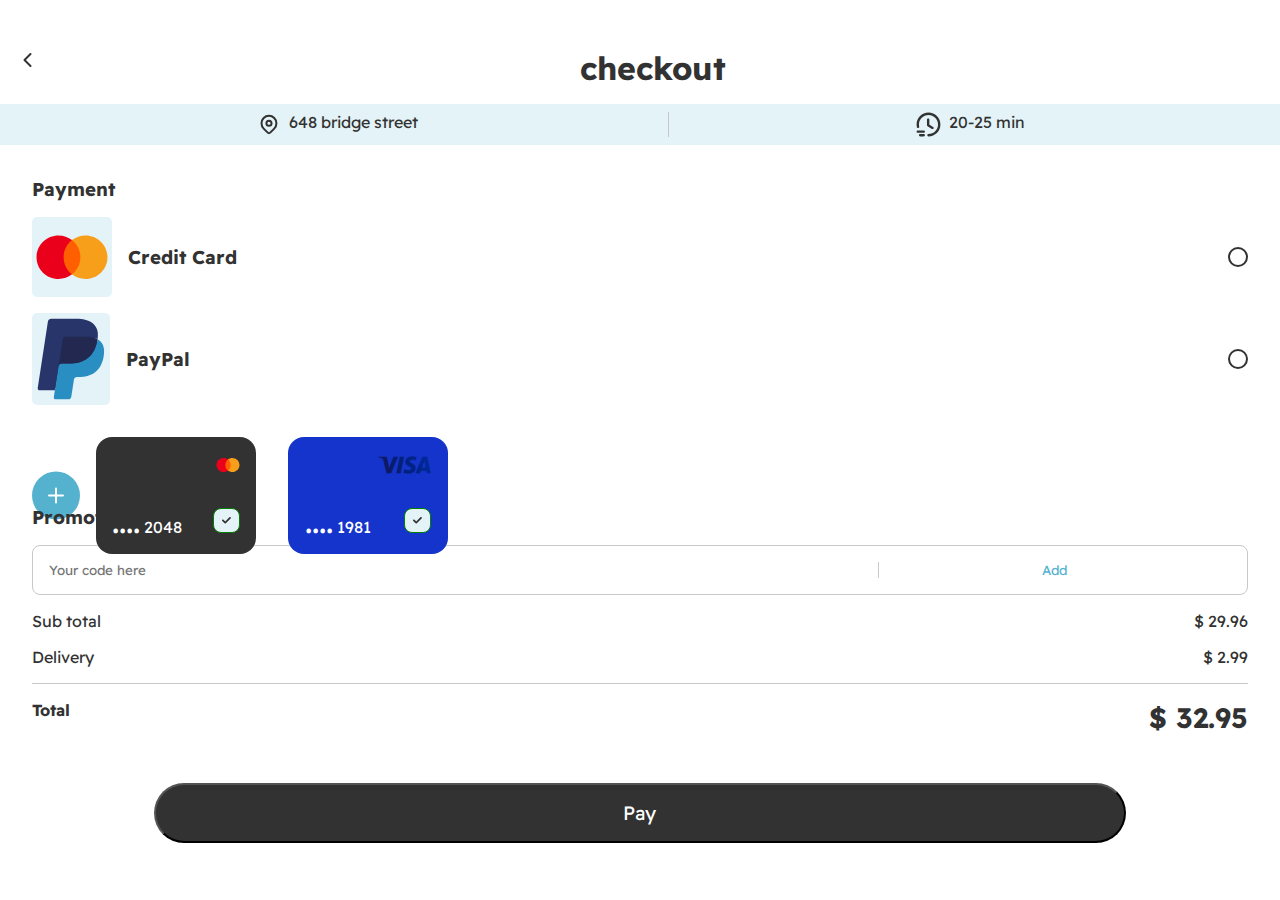
<file: checkout/checkout.html>
<!DOCTYPE html>
<html lang="en">
  <head>
    <meta charset="UTF-8" />
    <meta http-equiv="X-UA-Compatible" content="IE=edge" />
    <meta name="viewport" content="width=device-width, initial-scale=1.0" />
    <link rel="stylesheet" href="./checkout.css" />
    <link href="https://fonts.googleapis.com/css2?family=Montserrat&family=Readex+Pro:wght@300&display=swap" rel="stylesheet">
    <title>checkout page</title>
  </head>
  <body>
    <main>
      <section class="main">
        <section class="headSection">
          <div class="checkout">
            <div class="arrow-icon">
              <a href="../yourOrders/order.html"><img src="../Images/Chevron Left.svg" alt="left arrow"></a>
            </div>
            <div class="title">
              <h1>checkout</h1>
            </div>
          </div>
  
          <div class="location">
            <div class="street">
              <img src="../Images/Navigation.svg" alt="">
              <p>648 bridge street</p>
            </div>
  
            <div class="time">
              <img src="../Images/Time.svg" alt="time">
              <p>20-25 min</p>
            </div>
          </div>
  
          <div class="cardInformation">
            <form action="" method="post">
              <div class="cardNumber">
                <label for="cardNumber">cardNumber</label>
                <input type="text" name="cardNumber" placeholder="0000 00000 0000 000">
              </div>
             
              <div class="cardData">
                <div class="CVVcode">
                  <label for="CVVcode">CVV Code</label>
                  <input type="text" name="CVVcode" id="CVVcode" placeholder="000">
                </div>

                <div class="expiration">

                  <label for="expiration">Expiration</label>
                  <div class="expirationDate">
                    <input type="number" min="0" max="12" name="expiration" id="expiration" placeholder="MM">
                  <input type="number" min="0" max="12" name="expiration" id="expiration" placeholder="YY">
                  </div>
                  
  
                </div>

              </div>
             
              
              <div class="nameOnCard">
                <label for="nameOnCard">Name On Card</label>
                <input type="text" name="nameOnCard" id="nameOnCard" placeholder="Name">
              </div>
              <input type="submit" name="" id="" class="payBtn " value="pay">
            </form>
            
          </div>
        </section>
  
        <section class="cart">

          <div class="order">
            <div class="image">
              <img src="../Images/caffe-americano 1.svg" alt="">
            </div>
            <div class="details">
              <h4>Caffe Latte</h4>
              <p class="drinksType">Milk and espresso</p>
              <p class="size tall">TALL</p>
              <p class="price">$ 5.99</p>
            </div>

            <div class="quantity">
              <button class="sign"><img src="../Images/Plus.svg" alt="plus sign"></button>
              <div class="">2</div>
              <button class="sign minus"><img src="../Images/Minus.svg" alt="minus sign"></button>
            </div>


          </div>

          <div class="order">
            <div class="image">
              <img src="../Images/caffe-americano 1 (1).svg" alt="">
            </div>

            <div class="details">
              <h4>Original Americano</h4>
              <p class="drinksType">Classic blend</p>
              <p class="size short">SHORT</p>
              <p class="price">$ 4.99</p>
            </div>

            <div class="quantity">
              <button class="sign"><img src="../Images/Plus.svg" alt="plus sign"></button>
              <div class="">2</div>
              <button class="sign minus"><img src="../Images/Minus.svg" alt="minus sign"></button>
            </div>

          </div>

          <div class="order">
            <div class="image">
              <img src="../Images/caffe-americano 1 (2).svg" alt="">
            </div>

            <div class="details">
              <h4>Peppermint Mocha</h4>
              <p class="drinksType">Real chocolate and mint</p>
              <p class="size grande">GRANDE</p>
              <p class="price">$ 18.98</p>
            </div>

            <div class="quantity">
              <button class="sign"><img src="../Images/Plus.svg" alt="plus sign"></button>
              <div class="">2</div>
              <button class="sign minus"><img src="../Images/Minus.svg" alt="minus sign"></button>
            </div>

          </div>

          <div class="flex">
            <p>Sub total</p>
            <p>$ 29.96</p>
          </div>
  
          <div class="flex">
            <p>Delivery</p>
            <p>$ 2.99</p>
          </div>
  
          <div class="flex total">
            <p>Total</p>
            <p class="sumTotal">$ 32.95</p>
          </div>
        </section>
      </section>
     
      <section class="paymentSection">
        <form action="">
          <h3>Payment</h3>
      <div class="masterCard">
        <img src="../Images/Icons.svg" alt="mastercard">
        <h3>Credit Card</h3>
        <label for="masterCard" class="radio">
          <input type="radio" name="masterCard" id="masterCard" class="radio--input">
          <div class="radio--"></div>
        </label>
      </form>
      </div>

      <div class="payPal">
        <img src="../Images/PayPal.svg" alt="mastercard">
        <h3>PayPal</h3>
        <label for="payPal" class="radio">
          <input type="radio" name="payPal" id="payPal" class="radio--input">
          <div class="radio--"></div>
        </label>
    
      </div>
      <div class="cards">
        <img src="../Images/Add Card.svg" alt="add card">
        <div class="mCrad">
          <img class="masterImage" src="../Images/Icons.svg" alt="">

          <div class="masterInfo">
            
            <div class="chekBox">
              <p><span>....</span> 2048</p>
              <img src="../Images/Path.svg" alt="path">
            </div>
          </div>
        </div>

        <div class="vCard">
          <img class="masterImage" src="../Images/Logo.svg" alt="">
          <div class="visaInfo">
            
            <div class="chekBox">
              <p><span>....</span> 1981</p>
              <img src="../Images/Path.svg" alt="path">
            </div>
          </div>
        </div>
      </div>
        
      
      </section>

     
      <section class="promotion">
        <h3>Promotion Code</h3>
        <div class="code">
          <input type="text" placeholder="Your code here">
          <button class="codebtn">Add</button>
        </div>

        <div class="flex">
          <p>Sub total</p>
          <p>$ 29.96</p>
        </div>

        <div class="flex">
          <p>Delivery</p>
          <p>$ 2.99</p>
        </div>

        <div class="flex total">
          <p>Total</p>
          <p class="sumTotal">$ 32.95</p>
        </div>
        <button class="payBtn">Pay</button>
      </section>

      
    </main>
 


    </div>
  </body>
</html>
</file>
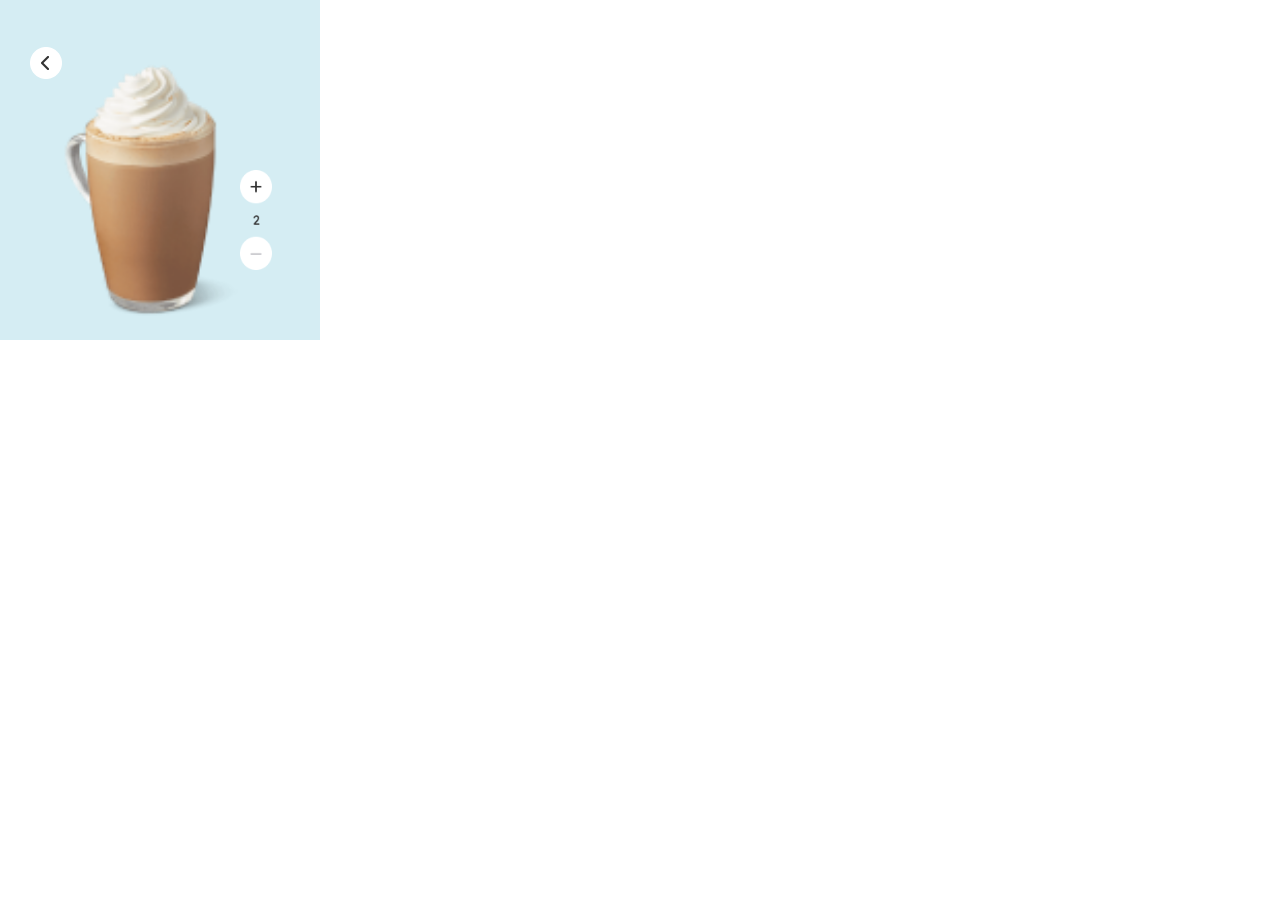
<file: productDetails/productDetails.html>
<!DOCTYPE html>
<html lang="en">
<head>
    <meta charset="UTF-8">
    <meta http-equiv="X-UA-Compatible" content="IE=edge">
    <meta name="viewport" content="width=device-width, initial-scale=1.0">
    <title>Product Detail</title>
    <link rel="stylesheet" href="productDetails.css">
</head>
<body>
    <section class="div1">
       <img src="img-product/caffe-americano 1300.png" alt="caffe-americano" class="backGround">
       <a href="#"><img src="img-product/Back Button.png" alt="Back Button" class="backButton"></a>
       <!-- <img src="img-product/Back Button.png" alt="Back Button" class="backButton"> -->
       <img src="img-product/Amount.png" alt="Amount.png" class="amount">
    
    </section>
</html>
</file>
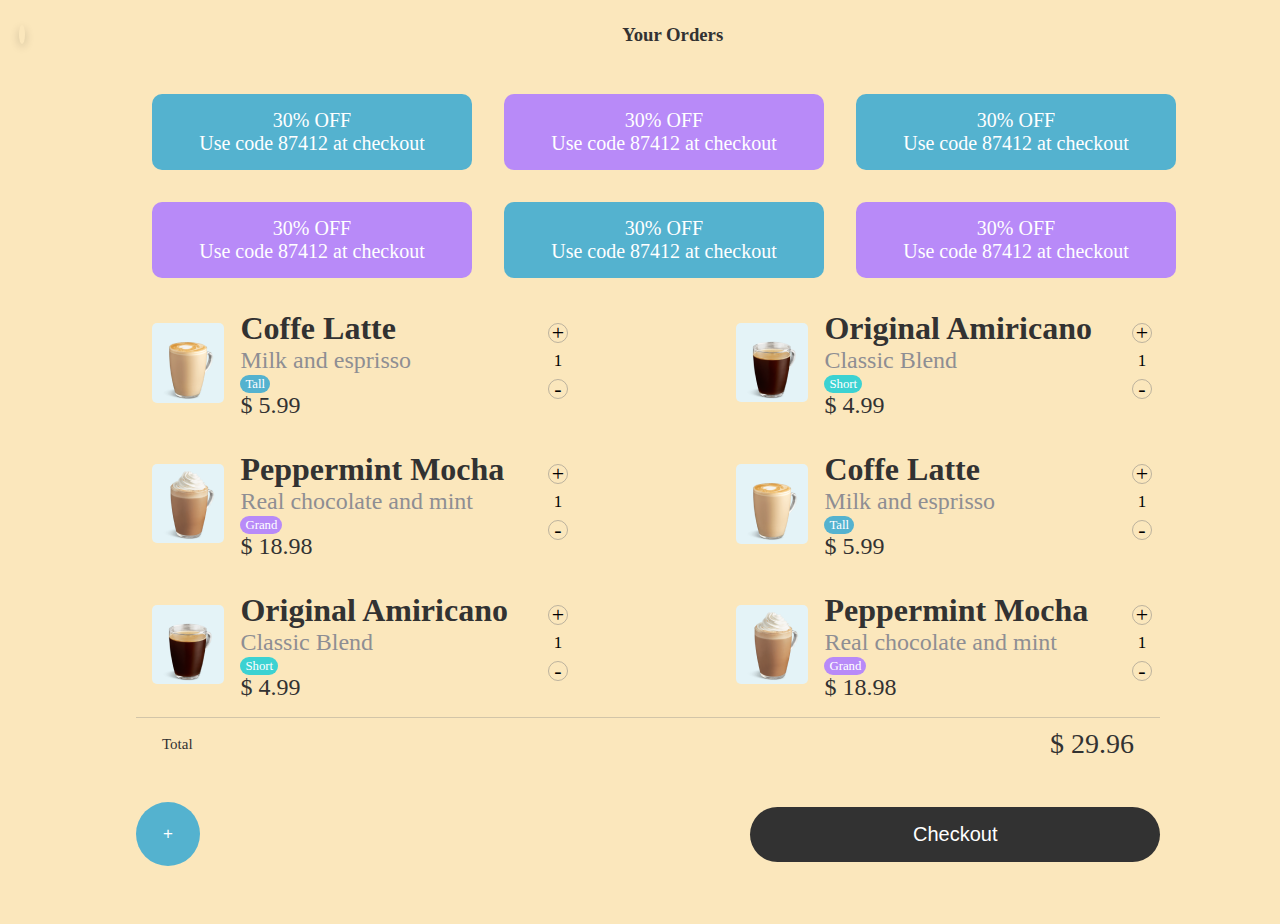
<file: yourOrders/order.html>
<!DOCTYPE html>
<html lang="en">
<head>
    <meta charset="UTF-8">
    <meta http-equiv="X-UA-Compatible" content="IE=edge">
    <meta name="viewport" content="width=device-width, initial-scale=1.0">
    <link rel="stylesheet" href="https://pro.fontawesome.com/releases/v5.10.0/css/all.css" integrity="sha384-AYmEC3Yw5cVb3ZcuHtOA93w35dYTsvhLPVnYs9eStHfGJvOvKxVfELGroGkvsg+p" crossorigin="anonymous"/>
    <link rel="stylesheet" href="order.css"/>
    <title>ordersPage</title>
</head>
<body>
    <header>
        <a href="../productDetails/productDetails.html"><i class="fas fa-chevron-left"></i></a>
        <h3>Your Orders</h3>

    </header>
    <section class="discounts">
        <div class="discount">
            <p>30% OFF</p>
            <p>Use code 87412 at checkout</p>
        </div>
        <div class="discount">
            <p>30% OFF</p>
            <p>Use code 87412 at checkout</p>
        </div>
        <div class="discount">
            <p>30% OFF</p>
            <p>Use code 87412 at checkout</p>
        </div>
        <div class="discount">
            <p>30% OFF</p>
            <p>Use code 87412 at checkout</p>
        </div>
        

        <div class="discount ponuss">
            <p>30% OFF</p>
            <p>Use code 87412 at checkout</p>
        </div>
        <div class="discount ponuss">
            <p>30% OFF</p>
            <p>Use code 87412 at checkout</p>
        </div>
        
    </section>
    <main>
        <section class="products">
            <div class="product">
                <div class="image">
                    <img src="../Images/coffe1.png" alt="coffe image"/>
                </div>
                <div class="discription">
                    <p>Coffe Latte</p>
                    <p>Milk and esprisso</p>
                    <small class="tall">Tall</small>
                    <h4>$ 5.99</h4>
                </div>
    
                <div class="counter">
                    <div>+</div>
                    <div>1</div>
                    <div>-</div>
                </div>
            </div>
            <div class="product">
                <div class="image">
                    <img src="../Images/coffe2.png" alt="coffe image"/>
                </div>
                <div class="discription">
                    <p>Original Amiricano</p>
                    <p>Classic Blend</p>
                    <small class="short">Short</small>
                    <h4>$ 4.99</h4>
                </div>
    
                <div class="counter">
                    <div>+</div>
                    <div>1</div>
                    <div>-</div>
                </div>
            </div>
            <div class="product">
                <div class="image">
                    <img src="../Images/coffe3.png" alt="coffe image"/>
                </div>
                <div class="discription">
                    <p>Peppermint Mocha</p>
                    <p>Real chocolate and mint</p>
                    <small class="grand">Grand</small>
                    <h4 class="grand">$ 18.98</h4>
                </div>
                <div class="counter">
                    <div>+</div>
                    <div>1</div>
                    <div>-</div>
                </div>
            </div>
            <div class="product">
                <div class="image">
                    <img src="../Images/coffe1.png" alt="coffe image"/>
                </div>
                <div class="discription">
                    <p>Coffe Latte</p>
                    <p>Milk and esprisso</p>
                    <small class="tall">Tall</small>
                    <h4>$ 5.99</h4>
                </div>
    
                <div class="counter">
                    <div>+</div>
                    <div>1</div>
                    <div>-</div>
                </div>
            </div>
            <div class="product ponus">
                <div class="image">
                    <img src="../Images/coffe2.png" alt="coffe image"/>
                </div>
                <div class="discription">
                    <p>Original Amiricano</p>
                    <p>Classic Blend</p>
                    <small class="short">Short</small>
                    <h4>$ 4.99</h4>
                </div>
    
                <div class="counter">
                    <div>+</div>
                    <div>1</div>
                    <div>-</div>
                </div>
            </div>
            <div class="product ponus">
                <div class="image">
                    <img src="../Images/coffe3.png" alt="coffe image"/>
                </div>
                <div class="discription">
                    <p>Peppermint Mocha</p>
                    <p>Real chocolate and mint</p>
                    <small class="grand">Grand</small>
                    <h4 class="grand">$ 18.98</h4>
                </div>
                <div class="counter">
                    <div>+</div>
                    <div>1</div>
                    <div>-</div>
                </div>
            </div>
            
        </section>
       </main>
       
        <section class="total">
            <small>Total</small>
            <p>$ 29.96</p>
        </section>
        <section class="checkout">
            <button class="plus">
                +
            </button>
            <button class="check">
                <a href="../checkout/checkout.html">Checkout</a>
            </button>
        </section>
    
</body>
</html>
</file>
<file: checkout/checkout.css>
* {
  padding: 0;
  margin: 0;
  box-sizing: border-box;
  font-family: 'Readex Pro', sans-serif;
  color: #323232;
}
.main {
display: flex;
}

.headSection {
  flex: 1;
}
.checkout {
text-align: center;
padding-top: 2rem;
display: flex;
margin: 1rem;
}

.arrow-icon img {
  cursor: pointer;
}
.checkout .title {
  flex-grow: 2;
  align-self: center;
}

.location {
  background-color: #E4F3F7;
  display: flex;
  justify-content: space-around;
  padding: 0.5rem;
}

.location .street,
.location .time {
  display: flex;
  flex-grow: 1;
  justify-content: center;
}

.location .time {
  border-left: 1px solid 
  #c7c7cc;
}

.location .street img,
.location .time img{
  padding-right: 0.5rem;
  cursor: pointer;
}





.cardInformation {
  display: none;
  width: 100%;
  height: 200px;
  background-color: red;
}



.cart {
  display: none;
  width: 100%;
  background-color: green;
  flex: 1;
}

.paymentSection {
  height: 200px;
  margin: 2rem;
}


.paymentSection .masterCard,
.paymentSection .payPal
{
  display: flex;
  margin: 1rem 0;
} 

.masterCard > *,
.payPal > *
{
align-self: center;
}

.paymentSection .masterCard h3,
.paymentSection .payPal h3 {
  flex-grow: 2;
  margin-left: 1rem;
}

.paymentSection .masterCard img,
.paymentSection .payPal img{
  flex-grow: 0.1;
  background-color: #E4F3F7;
  padding: 3px;
  border-radius: 5px;
 }

  
 .radio {
   display: inline-flex;
   
 }

 .radio--input {
   display: none;
 }

 .radio-- {
   width: 1.25rem;
   height: 1.25em;
   border: 2px solid #323232;
   border-radius: 50%;
   padding: 2px;
 }

 .radio--::after {
   content: '';
   width: 100%;
   height: 100%;
   display: block;
   background-color: #323232;
   border-radius: 50%;
   transform: scale(0);
 }

 .radio--input:checked + .radio--::after{
transform: scale(1);
 }

.cards {
  display: flex;
  overflow-x: scroll;
}


.mCrad,
.vCard {
  height: 117px;
  min-width: 160px;
  background-color: red;
  border-radius: 16px;
  margin: 1rem;
}

.mCrad {
  background-color: #323232;
  position: relative;
}

.mCrad .masterInfo {
  display: flex;
}
.mCrad .masterInfo p,
.vCard .visaInfo p,
.mCrad .masterInfo span
{
  color: #FFFFFF;
}

.mCrad .masterInfo,
.vCard .visaInfo
{
  display: flex;
}

.mCrad .masterInfo span,
.vCard .visaInfo span {
  font-size: 2rem;
  color: #FFFFFF;
}

.mCrad .masterImage,
.vCard .masterImage
{
  position: absolute;
  right: 1rem;
  top: 1rem;
}

.vCard .masterImage {
  position: absolute;
  right: 1rem;
  top: 1rem;
}
.chekBox {
  display: flex;
  justify-content: space-around;
  width: 100%;
  align-items: baseline;
  margin-top: 4rem;
}

.chekBox img {
  background-color: #E4F3F7;
  border: 1px solid green;
  padding: 0.5rem;
  border-radius: 8px;
}
.vCard {
  position: relative;
  background-color: #1434CB;
}

.promotion {
  margin: 8rem 2rem 2rem 2rem;
}

.promotion h3 {
  margin-top: 2rem;
  margin-bottom: 1rem;
}

.promotion .code {
  display: flex;
  justify-content: space-between;
  border: 1px solid #c7c7cc;
  border-radius: 8px;
  padding: 1rem;
}

.promotion .code input[type='text'] {
  outline: none;
  border: none;
  border-right: 1px solid #c7c7cc;
  flex-grow: 2;
  color: #8E8E93;
}

.codebtn {
  cursor: pointer;
  border: none;
  color: #54B2CF;
  flex-grow: 1;
  background-color: #FFFFFF;
}

.promotion .flex {
  display: flex;
  justify-content: space-between;
  margin-top: 1rem;
  font-size: 1rem;
}

.promotion .total {
  padding-top: 1rem;
  border-top: 1px solid #c7c7cc;
  font-weight: bold;
}

.promotion .total .sumTotal {
  font-size: 28px;
}

.payBtn {
  display: block;
  width: 80%;
  cursor: pointer;
  background-color: #323232;
  border-radius: 4rem;
  color: #FFFFFF;
  padding: 1rem 6rem;
  outline: none;
  margin: 0 auto;
  margin-top: 3rem;
  font-size: 1.2rem;
}

.payBtn:hover {
  background-color: #FFFFFF;
  color: #323232;
}
</file>
<file: productDetails/productDetails.css>
body {
    min-width:390px;
    min-height: 844px;
}
.div1{
    position: absolute;
    min-width: 320px;
    min-height: 340px;
    left: 0px;
    top: 0px;
    background: #d5edf3;
}
.backGround {

    position: absolute;
    width: 250px;
    height: 288px;
    left: 30px;
    top: 40px;
    transform: matrix(-1, 0, 0, 1, 0, 0);
}
.backButton {
    position: absolute;
    width: 32px;
    height: 32px;
    left: 30px;
    top: 47px;
}
.amount {
    position: absolute;
    width: 32px;
    height: 100px;
    left: 240px;
    top: 170px;
}
</file>
<file: yourOrders/order.css>
* {
    box-sizing: border-box;
    margin: 0;
    padding: 0;
}
body {
    min-height: 100vh;

}
a {
    text-decoration: none;
    color: black;
}

header {
    display: flex;
    align-items: center;
    width: 55%;
    justify-content: space-between;
    margin: 1.5rem 0 2rem 1.2rem;
    flex-wrap: nowrap;
    color: #323232;
}
header i {
    width: 20px;
    height: 20px;
    border-radius: 50%;
    cursor: pointer;
    padding:  1px 3px;
    box-shadow: 0 3px 10px rgb(0 0 0 / 0.2)
}

.discounts {
   max-width: 100%;
   overflow-x: auto;
   min-height: 130px;
   display: flex;
}
.discounts::-webkit-scrollbar {
   display: none;
}
.discount {
   min-width: 320px;
   background-color: blueviolet;
   margin: 1rem;
   padding: 15px;
   border-radius: 10px;
   text-align: center;
   color: #ffffff;
   font-size: 20px;
   display: flex;
   align-items: center;
   justify-content: center;
   flex-direction: column;
} 

.discount:first-child, .discount:nth-child(3), .discount:nth-child(5) {
   background-color: #54b2cf;
}
.discount:nth-child(2), .discount:nth-child(4), .discount:nth-child(6) {
   background-color: #b88af8;
}
 .products {
    display: flex;
    flex-direction: column;
   
}
.product {
    display: flex;
    align-items: center;
    justify-content: space-between;
    width: 100%;
    padding: 1rem;
    min-height: 100px;
}
.product img {
    max-width: 100%;
    width: auto;
    background-color: #e4f3f7;
    border-radius: 5px;
}
.product .discription {
    width: 70%;
}
.product .discription p:first-child{
    font-weight: bold;
    font-size: 1.2rem;
    color: #323232;
    font-size: 15px;
}
.product .discription p:nth-child(2){
    color: #8e8e93;
    font-size: 13px;
}
.product .discription small {
    font-size: 9px;
    color: white;
    padding: 2px 5px;
    
}
.product .discription small.tall{
    background-color: #54B2CF;
    border-radius: 48px;
    width: 37px;
    height: 16px;
}
.product .discription small.short{
    width: 47px;
    height: 16px;
    border-radius: 48px;
    background-color: #3CD2D2;
    
}
.product .discription small.grand{
    background-color: #B88AF8;
    border-radius: 48px;

}
.product .discription h4{
    font-size: 24px;
    color: #323232;
    font-weight: normal;
}
.product .counter {
    display: flex;
    flex-direction: column;
    align-items: center;
    justify-content: center;
    
    height: 100%;
}
.product .counter div:first-child, .product .counter div:last-child{
    border: 1px solid rgba(128, 128, 128, 0.514);
    /* padding: 1px 3px; */
    text-align: center;
    border-radius: 50%;
    width: 20px;
    height: 20px;
    padding: 5px;
    display: flex;
    align-items: center;
    justify-content: center;
    font-size: 22px;
    
}

.product .counter div {
    font-size: 17px;
    margin-bottom: .5rem;
    font-weight: 500;
    cursor: pointer;
}
.total {
    border-top: 1px solid rgba(128, 128, 128, 0.329);
    display: flex;
    align-items: center;
    justify-content: space-between;
    padding: 0 1rem;
}
.total small {
    padding: 10px;
    font-size: 15px;
    color: #323232;
}
.total p {
    padding: 10px;
    font-size: 28px;
    color: #323232;
}
.checkout {
    display: flex;
    align-items: center;
    justify-content: space-between;
    margin: 2rem 1rem .3rem 1rem;
}
.checkout .plus {
   text-align: center;
    width: 64px;
    height: 64px;
    border-radius: 50%;
    background-color: #54B2CF;
    color: white;
    font-size: 17px;
    border: none;
    cursor: pointer;
}

.checkout .check {
    background-color: #323232;
    padding: 10px 20px;
    border-radius: 64px;
    
    font-size: 20px;
    cursor: pointer;
    border: none;
    outline: none;
    width: 70%;
    height: 55px;

}
.checkout .check a {
    color: white;
}
.ponus {
    display: none;
}





@media screen and (min-width: 768px) and (max-width: 1023px) {
    header h3 {
        font-size: 2rem;
    }
    header a {
        font-size: 2rem;
        width: 40px;
        height: 40px;
        border-radius: 50%;
        cursor: pointer;
        padding:  2px 6px;
        box-shadow: 0 3px 10px rgb(0 0 0 / 0.2)
    }
    .discounts {
        flex-wrap: wrap;
        justify-content: center;
    }
    .discount {
        height: 5rem;
    }
    .product {
        width: 43%;
        font-size: 30px;
        flex-direction: column;
    }


    .product .image {
        width: 100%;
    }


    .product img {
        width: 100%;
        max-width: 400px;
        height: auto;
        /* height: 300px; */
        object-fit: cover;
    }
    .product .discription p:first-child {
        font-size: 25px;
    }
    .product .discription p:nth-child(2) {
        font-size: 21px;
    }
    .products {
        display: flex;
        flex-direction: row;
        flex-wrap: wrap;
        justify-content: center;
        margin-top: -7rem;
    }
   .product .counter {
       flex-direction: row;
       justify-content: space-evenly;
       width: 100%;

   }
   .product .counter div:first-child, .product .counter div:last-child{
    border: 1px solid rgba(128, 128, 128, 0.514);
    /* padding: 1px 3px; */
    text-align: center;
    border-radius: 50%;
    width: 40px;
    height: 40px;
    padding: 10px;
    display: flex;
    align-items: center;
    justify-content: center;
    font-size: 30px;
    
   }

    .product .counter div {
        font-size: 17px;
        margin-bottom: .5rem;
        font-weight: 500;
        cursor: pointer;
    }
    .product .discription small {
        margin-top: .4rem;
        font-size: 23px;
        height: 40px;
    }
    .product .discription small.tall{
        background-color: #54B2CF;
        border-radius: 48px;
    }
    .product .discription small.short{
        border-radius: 48px;
        background-color: #3CD2D2;
        
    }
    .product .discription small.grand{
        background-color: #B88AF8;
        border-radius: 48px;

    }
    .product .discription h4 {
        
        margin: 1rem 0;
    }
    
    .total {
        width: 88%;
        display: flex;
        justify-content: space-between;
        margin: auto;
    }
    .total small, .total  p{
        font-size: 2rem;
    }
    .checkout {
        width: 84%;
        margin: auto;
        margin-top: 2rem;
        
    }
}




@media screen and (min-width: 1024px) {
    
    .products {
        flex-direction: row;
        flex-wrap: wrap;
    }
    .discounts {
        margin-left: 8.5rem;
        flex-wrap: wrap;
    }
    .product {
        width: 35%;
        margin-left: 8.5rem;
    }

    .ponus {
        display: flex;
    }
    .product .discription p:first-child {
        font-size: 2rem;
    }
    .product .discription p:nth-child(2) {
        font-size: 1.5rem;
    }
    .product .discription small {
        font-size: .8rem;
    }
    .total {
        width: 80%;
        margin-left: 8.5rem;
        align-items: center;
        justify-content: space-between;
        padding: 0 1rem;
    }
    .checkout {
        width: 80%;
        margin-left: 8.5rem;
    }
    .checkout .check {
        width: 40%;
    }
    body {
        background-color: #f4bb3f59;
        

    }
}
</file>
